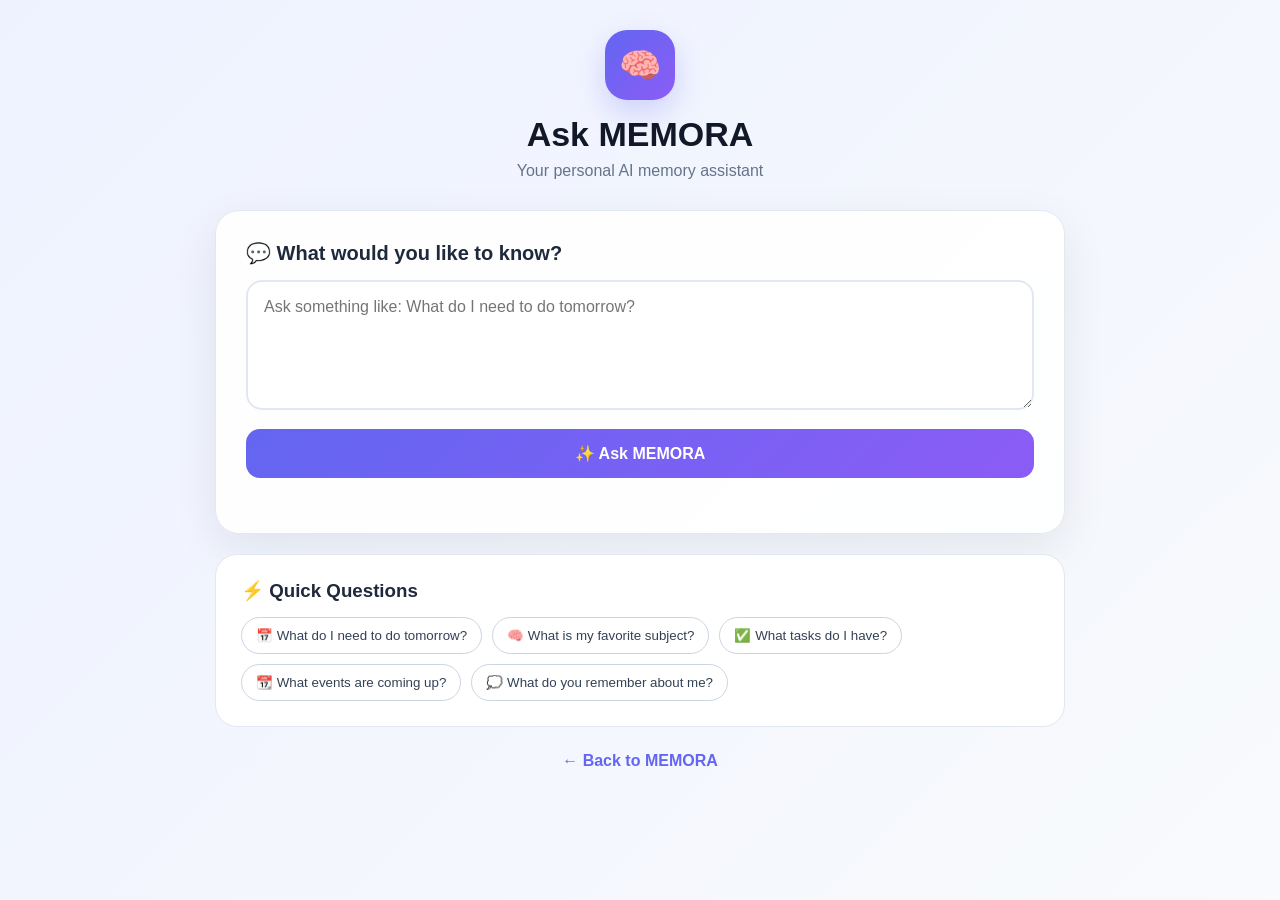
<file: templates/ask.html>
<!DOCTYPE html>
<html lang="en">

<head>
    <meta charset="UTF-8">
    <meta name="viewport" content="width=device-width, initial-scale=1.0">

    <title>Ask MEMORA</title>

    <style>
        * {
            box-sizing: border-box;
            margin: 0;
            padding: 0;
        }

        body {
            font-family: Arial, Helvetica, sans-serif;
            min-height: 100vh;
            background: linear-gradient(135deg, #eef2ff, #f8fafc);
            color: #1e293b;
            padding: 30px 20px;
        }

        .container {
            max-width: 850px;
            margin: auto;
        }

        /* HEADER */

        .header {
            text-align: center;
            margin-bottom: 30px;
        }

        .logo {
            width: 70px;
            height: 70px;
            margin: auto;
            display: flex;
            align-items: center;
            justify-content: center;
            border-radius: 22px;
            background: linear-gradient(135deg, #6366f1, #8b5cf6);
            font-size: 34px;
            box-shadow: 0 12px 30px rgba(99, 102, 241, 0.25);
        }

        h1 {
            margin-top: 15px;
            font-size: 34px;
            color: #111827;
        }

        .tagline {
            margin-top: 8px;
            color: #64748b;
            font-size: 16px;
        }

        /* ASK CARD */

        .ask-card {
            background: rgba(255, 255, 255, 0.95);
            border-radius: 24px;
            padding: 30px;
            box-shadow: 0 15px 45px rgba(15, 23, 42, 0.08);
            border: 1px solid #e2e8f0;
        }

        .ask-title {
            font-size: 20px;
            margin-bottom: 15px;
            font-weight: 700;
        }

        textarea {
            width: 100%;
            min-height: 130px;
            resize: vertical;
            border: 2px solid #e2e8f0;
            border-radius: 16px;
            padding: 16px;
            font-size: 16px;
            outline: none;
            transition: 0.2s;
            font-family: inherit;
        }

        textarea:focus {
            border-color: #6366f1;
            box-shadow: 0 0 0 4px rgba(99, 102, 241, 0.1);
        }

        /* BUTTON */

        .ask-button {
            width: 100%;
            margin-top: 15px;
            padding: 15px;
            border: none;
            border-radius: 14px;
            background: linear-gradient(135deg, #6366f1, #8b5cf6);
            color: white;
            font-size: 16px;
            font-weight: 700;
            cursor: pointer;
            transition: 0.2s;
        }

        .ask-button:hover {
            transform: translateY(-2px);
            box-shadow: 0 10px 25px rgba(99, 102, 241, 0.25);
        }

        .ask-button:active {
            transform: translateY(0);
        }

        /* ANSWER */

        #answer {
            margin-top: 25px;
        }

        .answer-box {
            background: #f8fafc;
            border: 1px solid #e2e8f0;
            border-radius: 18px;
            padding: 20px;
            line-height: 1.6;
        }

        .answer-title {
            font-weight: 700;
            margin-bottom: 8px;
            color: #4f46e5;
        }

        /* QUICK QUESTIONS */

        .quick-card {
            margin-top: 20px;
            background: white;
            border-radius: 22px;
            padding: 25px;
            border: 1px solid #e2e8f0;
        }

        .quick-card h3 {
            margin-bottom: 15px;
        }

        .questions {
            display: flex;
            flex-wrap: wrap;
            gap: 10px;
        }

        .question-button {
            border: 1px solid #cbd5e1;
            background: white;
            color: #334155;
            padding: 10px 14px;
            border-radius: 20px;
            cursor: pointer;
            transition: 0.2s;
        }

        .question-button:hover {
            background: #eef2ff;
            border-color: #6366f1;
            color: #4f46e5;
        }

        /* BACK BUTTON */

        .back {
            display: block;
            text-align: center;
            margin-top: 25px;
        }

        .back a {
            text-decoration: none;
            color: #6366f1;
            font-weight: 600;
        }

        /* MOBILE */

        @media (max-width: 600px) {

            body {
                padding: 20px 12px;
            }

            .ask-card {
                padding: 20px;
            }

            h1 {
                font-size: 28px;
            }

            .questions {
                flex-direction: column;
            }

            .question-button {
                width: 100%;
                text-align: left;
            }
        }
    </style>

</head>


<body>

    <div class="container">

        <!-- HEADER -->

        <div class="header">

            <div class="logo">
                🧠
            </div>

            <h1>Ask MEMORA</h1>

            <p class="tagline">
                Your personal AI memory assistant
            </p>

        </div>


        <!-- ASK -->

        <div class="ask-card">

            <div class="ask-title">
                💬 What would you like to know?
            </div>

            <textarea
                id="question"
                placeholder="Ask something like: What do I need to do tomorrow?"
            ></textarea>

            <button
                class="ask-button"
                onclick="askMemora()"
            >
                ✨ Ask MEMORA
            </button>

            <div id="answer"></div>

        </div>


        <!-- QUICK QUESTIONS -->

        <div class="quick-card">

            <h3>⚡ Quick Questions</h3>

            <div class="questions">

                <button
                    class="question-button"
                    onclick="setQuestion('What do I need to do tomorrow?')"
                >
                    📅 What do I need to do tomorrow?
                </button>

                <button
                    class="question-button"
                    onclick="setQuestion('What is my favorite subject?')"
                >
                    🧠 What is my favorite subject?
                </button>

                <button
                    class="question-button"
                    onclick="setQuestion('What tasks do I have?')"
                >
                    ✅ What tasks do I have?
                </button>

                <button
                    class="question-button"
                    onclick="setQuestion('What events are coming up?')"
                >
                    📆 What events are coming up?
                </button>

                <button
                    class="question-button"
                    onclick="setQuestion('What do you remember about me?')"
                >
                    💭 What do you remember about me?
                </button>

            </div>

        </div>


        <!-- BACK -->

        <div class="back">

            <a href="/">
                ← Back to MEMORA
            </a>

        </div>

    </div>


    <script>

        function setQuestion(question) {

            document.getElementById("question").value = question;

            document.getElementById("question").focus();

        }


        async function askMemora() {

            const question =
                document.getElementById("question").value.trim();

            const answer =
                document.getElementById("answer");


            if (!question) {

                answer.innerHTML = `
                    <div class="answer-box">
                        Please enter a question first.
                    </div>
                `;

                return;
            }


            answer.innerHTML = `
                <div class="answer-box">
                    <div class="answer-title">
                        🧠 MEMORA is thinking...
                    </div>
                    Please wait a moment.
                </div>
            `;


            try {

                const response = await fetch(
                    "/api/ask",
                    {
                        method: "POST",

                        headers: {
                            "Content-Type": "application/json"
                        },

                        body: JSON.stringify({
                            question: question
                        })
                    }
                );


                const data = await response.json();


                if (data.success) {

                    answer.innerHTML = `
                        <div class="answer-box">
                            <div class="answer-title">
                                🧠 MEMORA
                            </div>

                            ${data.answer}
                        </div>
                    `;

                } else {

                    answer.innerHTML = `
                        <div class="answer-box">
                            ❌ ${data.error}
                        </div>
                    `;

                }

            } catch (error) {

                answer.innerHTML = `
                    <div class="answer-box">
                        ❌ Unable to connect to MEMORA.
                    </div>
                `;

                console.error(error);

            }

        }


        // Press Enter + Ctrl to ask
        document
            .getElementById("question")
            .addEventListener("keydown", function(event) {

                if (event.ctrlKey && event.key === "Enter") {

                    askMemora();

                }

            });

    </script>

</body>

</html>
</file>
